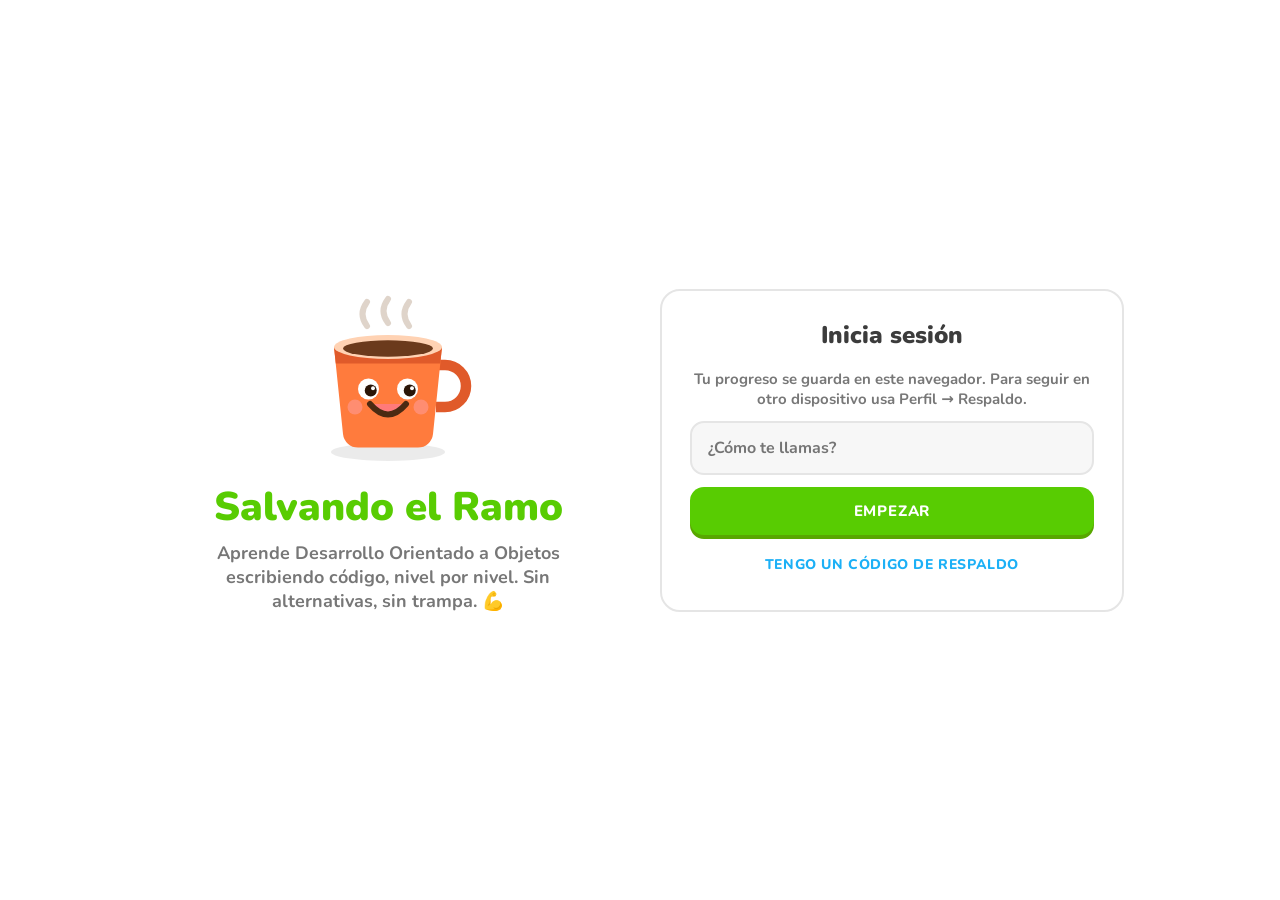
<file: index.html>
<!doctype html>
<html lang="es">
<head>
  <meta charset="utf-8">
  <meta name="viewport" content="width=device-width, initial-scale=1, viewport-fit=cover">
  <title>Salvando el Ramo</title>
  <meta name="description" content="Aprende Desarrollo Orientado a Objetos escribiendo código, nivel por nivel.">
  <meta name="theme-color" content="#58cc02">
  <link rel="icon" href="data:image/svg+xml,%3Csvg xmlns='http://www.w3.org/2000/svg' viewBox='0 0 100 100'%3E%3Ctext y='.9em' font-size='90'%3E%E2%98%95%3C/text%3E%3C/svg%3E">
  <link rel="preconnect" href="https://fonts.googleapis.com">
  <link rel="preconnect" href="https://fonts.gstatic.com" crossorigin>
  <link href="https://fonts.googleapis.com/css2?family=Nunito:wght@500;700;800;900&family=JetBrains+Mono:wght@400;600&display=swap" rel="stylesheet">
  <link rel="stylesheet" href="css/styles.css">
</head>
<body>
  <div id="app">
    <div class="boot">
      <div class="boot-cup">☕</div>
      <p>Cargando…</p>
    </div>
  </div>
  <div id="modal-root"></div>
  <canvas id="confetti" aria-hidden="true"></canvas>
  <script type="module" src="js/app.js"></script>
</body>
</html>
</file>
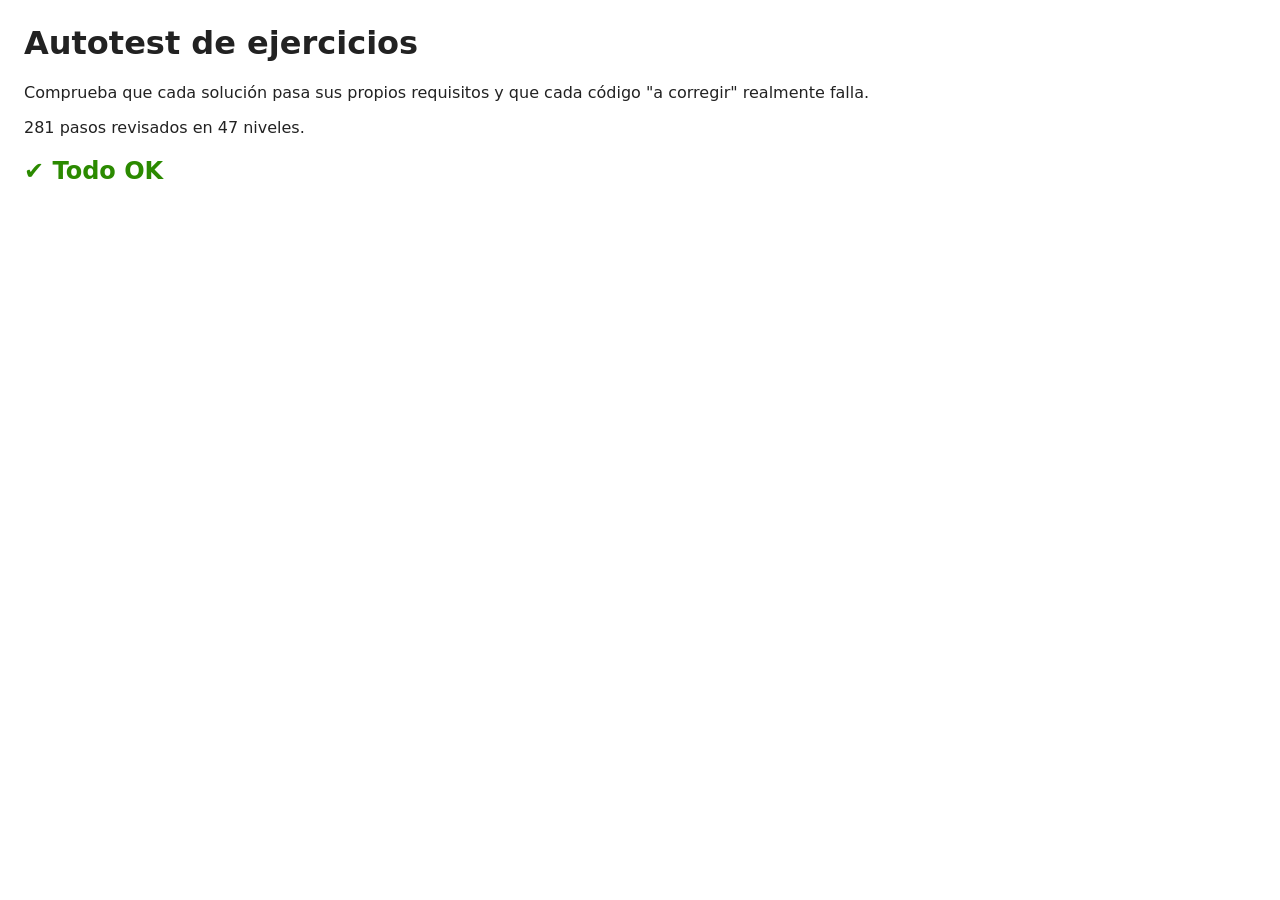
<file: tests/selftest.html>
<!doctype html>
<html lang="es">
<head>
  <meta charset="utf-8">
  <title>Autotest de ejercicios</title>
  <style>
    body { font-family: system-ui, sans-serif; margin: 24px; background: #fff; color: #222; }
    .ok { color: #2b8a00; } .bad { color: #c00; }
    pre { background: #f4f4f4; padding: 8px; white-space: pre-wrap; }
  </style>
</head>
<body>
  <h1>Autotest de ejercicios</h1>
  <p>Comprueba que cada solución pasa sus propios requisitos y que cada código "a corregir" realmente falla.</p>
  <div id="out">Ejecutando…</div>
  <script type="module">
    import { COURSES } from '../js/courses.js';
    import { runChecks, bracketProblem, sameToken, esc } from '../js/code.js';
    import { hintsFor } from '../js/hints.js';
    import { checkMission, planInfo } from '../js/plan.js';
    import { MEMOS } from '../js/content/poo-memo.js';
    import { annotate } from '../js/glossary.js';
    import { checkIdeas } from '../js/code.js';
    import { recordResults, dueSteps } from '../js/srs.js';

    const problems = [];
    let count = 0;
    for (const course of COURSES) {
      for (const level of course.levels) {
        for (const s of level.steps) {
          count++;
          const where = `${level.id} · ${level.title} · ${s.t} · ${(s.prompt || s.title || '').slice(0, 70)}`;
          if (['write', 'fix', 'line'].includes(s.t)) {
            if (!s.solution) { problems.push([where, 'sin solución']); continue; }
            const br = s.t !== 'line' && bracketProblem(s.solution);
            if (br) problems.push([where, 'solución desbalanceada: ' + br]);
            const failed = runChecks(s.solution, s.checks).filter((r) => !r.ok);
            if (failed.length) problems.push([where, 'la solución no pasa: ' + failed.map((f) => f.label).join(' | ')]);
            if (s.starter && runChecks(s.starter, s.checks).every((r) => r.ok)) problems.push([where, 'el código inicial ya pasa todos los requisitos']);
          }
          if (s.t === 'fill') {
            const blanks = [...s.code.matchAll(/\[\[(.+?)\]\]/g)];
            if (!blanks.length) problems.push([where, 'fill sin espacios']);
            blanks.forEach((b) => b[1].split('|').forEach((a) => { if (!sameToken(a, a) || !a.trim()) problems.push([where, 'respuesta vacía']); }));
          }
          if (s.t === 'output' && !s.answer) problems.push([where, 'output sin respuesta']);
          if (s.t === 'explain') {
            const got = checkIdeas(s.model, s.ideas);
            const need = s.min || s.ideas.length;
            if (got.filter((g) => g.ok).length < need) problems.push([where, 'la respuesta modelo no pasa: ' + got.filter((g) => !g.ok).map((g) => g.label).join(' | ')]);
            if (checkIdeas('no se, algo de java con clases y cosas varias', s.ideas).filter((g) => g.ok).length >= need) problems.push([where, 'acepta una respuesta vacía de contenido']);
          }
          if (s.t !== 'teoria') {
            try {
              const hs = hintsFor(s);
              if (hs.length < 2) problems.push([where, `solo ${hs.length} pista(s)`]);
              // A hint must never be the full solution.
              if (s.solution && hs.some((h) => h.html.includes(esc(s.solution)))) problems.push([where, 'una pista muestra la solución completa']);
            } catch (e) { problems.push([where, 'pistas fallan: ' + e.message]); }
          }
        }
      }
      for (const u of course.units) {
        const m = u.mision;
        if (!m) { if (u.inExam) problems.push([u.title, 'unidad de la prueba sin misión']); continue; }
        if (Array.isArray(m.expect)) {
          const sample = m.expect.map((e) => (e instanceof RegExp ? (e.source.includes('Guardado') ? 'Guardado: Ana' : 'Error: algo') : e)).join('\n');
          const err = checkMission(m, 'basura previa\n' + sample + '\nfin');
          if (err) problems.push([`misión ${u.title}`, 'la salida esperada no valida: ' + err]);
          if (!checkMission(m, 'nada que ver')) problems.push([`misión ${u.title}`, 'valida cualquier cosa']);
        }
      }
      const json = '[{"id":1,"nombre":"Ana","correo":"a@a.cl","edad":20},{"id":2,"nombre":"Luis","correo":"l@l.cl","edad":22}]';
      const jm = course.units.find((u) => u.mision && u.mision.expect === 'json');
      if (jm && checkMission(jm.mision, json)) problems.push(['misión JSON', 'no acepta un JSON válido']);
      if (!course.exam || course.exam.levels.length < 30) problems.push(['plan', 'la prueba no tiene niveles']);
      const info = planInfo(course, { levels: {}, missions: {} }, '2026-10-22');
      const planned = info.days.reduce((n, d) => n + d.items.filter((i) => i.type === 'level' || i.type === 'mision').length, 0);
      if (planned !== info.remaining) problems.push(['plan', `planifica ${planned} de ${info.remaining} pasos`]);
      if (course.material.some((m) => !m.levels.length || m.levels.some((l) => !l))) problems.push(['material', 'referencia a nivel inexistente']);
      const ids = new Set(course.levels.map((l) => l.id));
      Object.keys(MEMOS).forEach((k) => { if (!ids.has(k)) problems.push(['memo', `clave inexistente ${k}`]); });
      course.levels.forEach((l) => {
        if (l.unit.key && l.index > 0) return;
        const card = l.steps.find((s) => s.t === 'teoria');
        if (!card || !card.parts.some((p) => p && p.memo)) problems.push([l.id + ' · ' + l.title, 'nivel sin "Para recordar"']);
      });
      course.units.forEach((u) => { if (!u.links.length) problems.push([u.title, 'unidad sin recursos']); });
      // Spaced repetition: right → later, wrong → tomorrow, due list works.
      const sp = { levels: {} };
      const [a, b] = course.levels[0].steps.filter((x) => x.t !== 'teoria');
      recordResults(sp, [{ id: a.id, ok: true }, { id: b.id, ok: false }], '2026-10-22');
      recordResults(sp, [{ id: a.id, ok: true }], '2026-10-23');
      if (sp.srs[a.id].box !== 2 || sp.srs[a.id].due !== '2026-10-25' || sp.srs[b.id].due !== '2026-10-23' || sp.srs[b.id].wrong !== 1) problems.push(['srs', JSON.stringify(sp.srs)]);
      if (dueSteps(course, sp, '2026-10-23').map((x) => x.id).join() !== b.id) problems.push(['srs', 'dueSteps incorrecto']);
      if (course.levels.filter((l) => l.steps.some((x) => x.t === 'explain')).length < 15) problems.push(['explica', 'faltan ejercicios de explicación']);
      // The glossary must find terms in normal text and never inside code blocks.
      const probe = document.createElement('div');
      probe.innerHTML = '<p>El constructor de la clase usa this.</p><pre class="code">class constructor</pre>';
      const found = annotate(probe).map((g) => g.t);
      if (!found.includes('constructor') || !found.includes('clase') || probe.querySelector('pre .term')) problems.push(['glosario', 'anota mal: ' + found.join(',')]);
    }
    const out = document.getElementById('out');
    out.innerHTML = `<p>${count} pasos revisados en ${COURSES[0].levels.length} niveles.</p>` + (problems.length
      ? `<h2 class="bad">${problems.length} problemas</h2>` + problems.map(([w, m]) => `<pre class="bad">${esc(w)}\n→ ${esc(m)}</pre>`).join('')
      : '<h2 class="ok">✔ Todo OK</h2>');
    window.__selftest = { count, problems };
  </script>
</body>
</html>
</file>
<file: css/styles.css>
/* ============ Tokens ============ */
:root {
  --bg: #ffffff;
  --bg-soft: #f7f7f7;
  --card: #ffffff;
  --text: #3c3c3c;
  --text-soft: #777777;
  --border: #e5e5e5;
  --border-strong: #d0d0d0;

  --green: #58cc02;  --green-dark: #58a700; --green-soft: #d7ffb8;
  --blue: #1cb0f6;   --blue-dark: #1899d6;  --blue-soft: #ddf4ff;
  --red: #ff4b4b;    --red-dark: #ea2b2b;   --red-soft: #ffdfe0;
  --yellow: #ffc800; --yellow-dark: #e5a400; --yellow-soft: #fff5d3;
  --orange: #ff9600; --orange-dark: #e08600;
  --purple: #ce82ff; --purple-dark: #a568cc;
  --gray-node: #e5e5e5; --gray-node-dark: #b7b7b7;
  --ok-text: #58a700; --bad-text: #ea2b2b; --warn-text: #8a6500;

  --code-bg: #1e2a32;
  --code-text: #e6edf3;
  --code-kw: #ff7ab2;
  --code-type: #6bdfff;
  --code-str: #ffd479;
  --code-num: #d9c97c;
  --code-com: #7f8c98;
  --code-ann: #b0f26d;
  --code-fn: #8fd3ff;

  --radius: 16px;
  --font: "Nunito", system-ui, -apple-system, "Segoe UI", sans-serif;
  --mono: "JetBrains Mono", ui-monospace, Consolas, monospace;
  color-scheme: light;
}

@media (prefers-color-scheme: dark) {
  :root:not([data-theme="light"]) {
    --bg: #131f24; --bg-soft: #1a2a31; --card: #131f24;
    --text: #f1f7fb; --text-soft: #9aa9b1; --border: #37464f; --border-strong: #4b5c66;
    --green-soft: #1f3a12; --blue-soft: #102f40; --red-soft: #3d1a1c; --yellow-soft: #3a3014;
    --gray-node: #37464f; --gray-node-dark: #26343b;
    --ok-text: #79d634; --bad-text: #ff7676; --warn-text: #ffd666;
    --code-bg: #0d171c;
    color-scheme: dark;
  }
}
:root[data-theme="dark"] {
  --bg: #131f24; --bg-soft: #1a2a31; --card: #131f24;
  --text: #f1f7fb; --text-soft: #9aa9b1; --border: #37464f; --border-strong: #4b5c66;
  --green-soft: #1f3a12; --blue-soft: #102f40; --red-soft: #3d1a1c; --yellow-soft: #3a3014;
  --gray-node: #37464f; --gray-node-dark: #26343b;
  --ok-text: #79d634; --bad-text: #ff7676; --warn-text: #ffd666;
  --code-bg: #0d171c;
  color-scheme: dark;
}

/* ============ Base ============ */
* { box-sizing: border-box; }
html, body { margin: 0; height: 100%; }
body {
  font-family: var(--font);
  background: var(--bg);
  color: var(--text);
  font-weight: 700;
  -webkit-font-smoothing: antialiased;
  overflow-x: hidden;
}
button { font-family: inherit; }
input, textarea { font-family: inherit; color: inherit; }
a { color: var(--blue); }
h1, h2, h3 { margin: 0; font-weight: 900; }
code, pre { font-family: var(--mono); }
.hidden { display: none !important; }

.boot { min-height: 100vh; display: grid; place-content: center; text-align: center; color: var(--text-soft); }
.boot-cup { font-size: 64px; animation: bob 1.2s ease-in-out infinite; }

@keyframes bob { 0%,100% { transform: translateY(0); } 50% { transform: translateY(-10px); } }
@keyframes pop { 0% { transform: scale(.6); opacity: 0; } 70% { transform: scale(1.08); } 100% { transform: scale(1); opacity: 1; } }
@keyframes slideUp { from { transform: translateY(100%); } to { transform: translateY(0); } }
@keyframes shake { 0%,100% { transform: translateX(0); } 20%,60% { transform: translateX(-8px); } 40%,80% { transform: translateX(8px); } }
@keyframes fadeIn { from { opacity: 0; transform: translateY(8px); } to { opacity: 1; transform: none; } }

/* ============ Buttons ============ */
.btn {
  --c: var(--green); --cd: var(--green-dark); --fg: #fff;
  appearance: none; border: 0; cursor: pointer;
  background: var(--c); color: var(--fg);
  font-size: 15px; font-weight: 800; letter-spacing: .8px; text-transform: uppercase;
  padding: 13px 22px; border-radius: 14px;
  box-shadow: 0 4px 0 var(--cd);
  transition: filter .15s, transform .05s, box-shadow .05s;
  display: inline-flex; align-items: center; justify-content: center; gap: 8px;
  min-height: 48px;
}
.btn:hover { filter: brightness(1.06); }
.btn:active { transform: translateY(4px); box-shadow: 0 0 0 var(--cd); }
.btn:disabled { --c: var(--gray-node); --cd: var(--gray-node-dark); --fg: var(--text-soft); cursor: default; filter: none; }
.btn:disabled:active { transform: none; box-shadow: 0 4px 0 var(--cd); }
.btn.blue { --c: var(--blue); --cd: var(--blue-dark); }
.btn.red { --c: var(--red); --cd: var(--red-dark); }
.btn.yellow { --c: var(--yellow); --cd: var(--yellow-dark); --fg: #4b3a00; }
.btn.ghost {
  --c: var(--card); --cd: var(--border); --fg: var(--blue);
  border: 2px solid var(--border);
}
.btn.ghost.gray { --fg: var(--text-soft); }
.btn.block { width: 100%; }
.btn.small { min-height: 38px; padding: 8px 14px; font-size: 13px; border-radius: 12px; }

.link-btn {
  background: none; border: 0; color: var(--blue); cursor: pointer;
  font-weight: 800; font-size: 14px; text-transform: uppercase; letter-spacing: .6px; padding: 8px;
}

/* ============ Login ============ */
.login {
  min-height: 100vh; display: grid; grid-template-columns: 1fr 1fr; align-items: center;
  max-width: 1000px; margin: 0 auto; padding: 24px 16px; gap: 40px;
}
.login-hero { text-align: center; }
.login-hero h1 { font-size: 40px; color: var(--green); line-height: 1.1; margin: 12px 0; }
.login-hero p { color: var(--text-soft); font-size: 18px; margin: 0 auto; max-width: 380px; }
.login-hero .mascot { width: 180px; height: 180px; }
.login-card {
  border: 2px solid var(--border); border-radius: 20px; padding: 28px; background: var(--card);
  display: flex; flex-direction: column; gap: 12px;
}
.login-card h2 { font-size: 24px; text-align: center; margin-bottom: 6px; }
.field {
  width: 100%; border: 2px solid var(--border); background: var(--bg-soft);
  border-radius: 14px; padding: 14px 16px; font-size: 16px; font-weight: 700; outline: none;
}
.field:focus { border-color: var(--blue); }
.divider { display: flex; align-items: center; gap: 12px; color: var(--text-soft); font-size: 13px; text-transform: uppercase; }
.divider::before, .divider::after { content: ""; flex: 1; height: 2px; background: var(--border); }
.login-error { color: var(--red); font-size: 14px; text-align: center; min-height: 18px; }
.login-note {
  background: var(--yellow-soft); border: 2px solid var(--yellow); border-radius: 14px;
  padding: 10px 14px; font-size: 13px; color: var(--text); font-weight: 700;
}
.google-ico { width: 20px; height: 20px; }

/* ============ Shell layout ============ */
.shell { display: grid; grid-template-columns: 240px minmax(0, 1fr) 340px; min-height: 100vh; }
.sidebar {
  border-right: 2px solid var(--border); padding: 24px 14px; position: sticky; top: 0; height: 100vh;
  display: flex; flex-direction: column; gap: 6px;
}
.brand { font-size: 26px; font-weight: 900; color: var(--green); padding: 0 12px 18px; letter-spacing: -.5px; display: flex; align-items: center; gap: 8px; }
.nav-item {
  display: flex; align-items: center; gap: 14px; padding: 10px 14px; border-radius: 12px;
  border: 2px solid transparent; background: none; color: var(--text-soft); cursor: pointer;
  font-size: 15px; font-weight: 800; letter-spacing: .6px; text-transform: uppercase; text-align: left; width: 100%;
}
.nav-item .ico { font-size: 24px; width: 32px; text-align: center; }
.nav-item:hover { background: var(--bg-soft); }
.nav-item.active { color: var(--blue); background: var(--blue-soft); border-color: #84d8ff; }
.sidebar .spacer { flex: 1; }

.main { padding: 24px 24px 120px; min-width: 0; }
.rightbar { padding: 24px 24px; position: sticky; top: 0; height: 100vh; overflow-y: auto; display: flex; flex-direction: column; gap: 18px; }

.topstats { display: flex; justify-content: space-between; align-items: center; gap: 10px; }
.stat { display: flex; align-items: center; gap: 6px; font-weight: 800; font-size: 16px; padding: 6px 8px; border-radius: 10px; }
.stat .ico { font-size: 22px; }
.stat.streak { color: var(--orange); }
.stat.xp { color: var(--yellow-dark); }
.stat.subject { color: var(--text); border: 2px solid var(--border); background: var(--card); cursor: pointer; font-size: 13px; }
.stat.dim { filter: grayscale(1); opacity: .5; }

.panel { border: 2px solid var(--border); border-radius: var(--radius); padding: 18px; background: var(--card); }
.panel h3 { font-size: 18px; margin-bottom: 12px; display: flex; justify-content: space-between; align-items: center; }
.panel p { margin: 0; color: var(--text-soft); font-size: 14px; }

.goal-row { display: flex; align-items: center; gap: 12px; }
.goal-row .ico { font-size: 34px; }
.bar { flex: 1; height: 16px; background: var(--border); border-radius: 99px; overflow: hidden; position: relative; }
.bar > span { display: block; height: 100%; background: var(--yellow); border-radius: 99px; transition: width .4s; position: relative; }
.bar > span::after { content: ""; position: absolute; left: 8px; right: 8px; top: 3px; height: 4px; border-radius: 99px; background: rgba(255,255,255,.35); }
.bar-label { font-size: 13px; color: var(--text-soft); margin-top: 6px; }

.mobile-top, .bottom-nav { display: none; }

/* ============ Units & path ============ */
.path-wrap { max-width: 600px; margin: 0 auto; }
.unit { margin-bottom: 30px; }
.unit-banner {
  --uc: var(--green); --ucd: var(--green-dark);
  background: var(--uc); color: #fff; border-radius: var(--radius); padding: 16px 18px;
  display: flex; justify-content: space-between; align-items: center; gap: 12px;
  box-shadow: 0 4px 0 var(--ucd); position: sticky; top: 12px; z-index: 5;
}
.unit-banner .kicker { font-size: 13px; text-transform: uppercase; letter-spacing: 1px; opacity: .85; font-weight: 800; }
.unit-banner h2 { font-size: 21px; line-height: 1.2; }
.unit-banner .desc { font-size: 14px; opacity: .92; font-weight: 700; margin-top: 2px; }
.unit-banner .unit-actions { display: flex; gap: 8px; flex-shrink: 0; }
.unit-btn {
  background: transparent; color: #fff; border: 2px solid rgba(255,255,255,.45); border-radius: 12px;
  padding: 8px 12px; font-weight: 800; font-size: 13px; cursor: pointer; text-transform: uppercase; letter-spacing: .5px;
  box-shadow: 0 3px 0 rgba(0,0,0,.18);
}
.unit-btn:hover { background: rgba(255,255,255,.12); }

.path { position: relative; display: flex; flex-direction: column; align-items: center; padding: 50px 0 10px; gap: 22px; }
.node-wrap { position: relative; display: flex; flex-direction: column; align-items: center; z-index: 1; }
.node-wrap.open { z-index: 15; }
.node-wrap.is-current { margin-top: 44px; }
.node .check { color: #fff; font-size: 38px; font-weight: 900; line-height: 1; text-shadow: 0 2px 0 rgba(0,0,0,.12); }
.node {
  --nc: var(--green); --ncd: var(--green-dark);
  width: 74px; height: 70px; border-radius: 50%; border: 0; cursor: pointer;
  background: var(--nc); box-shadow: 0 7px 0 var(--ncd);
  display: grid; place-items: center; font-size: 30px; position: relative;
  transition: transform .08s, box-shadow .08s;
}
.node:active { transform: translateY(6px); box-shadow: 0 1px 0 var(--ncd); }
.node.locked { --nc: var(--gray-node); --ncd: var(--gray-node-dark); filter: saturate(0); }
.node.locked .node-ico { opacity: .45; }
.node.done { --nc: var(--yellow); --ncd: var(--yellow-dark); }
.node.boss { width: 86px; height: 80px; font-size: 36px; }
.node.current::before {
  content: ""; position: absolute; inset: -11px; border-radius: 50%;
  border: 7px solid var(--border); border-top-color: var(--nc); border-right-color: var(--nc);
}
.node-stars { display: flex; gap: 2px; margin-top: 12px; font-size: 14px; height: 16px; }
.node-stars .off { filter: grayscale(1); opacity: .3; }
.start-bubble {
  position: absolute; top: -48px; white-space: nowrap; background: var(--card); color: var(--green);
  border: 2px solid var(--border); padding: 7px 12px; border-radius: 12px; font-weight: 900; font-size: 14px;
  text-transform: uppercase; letter-spacing: .6px; animation: bob 1.6s ease-in-out infinite; z-index: 2;
}
.start-bubble::after {
  content: ""; position: absolute; bottom: -8px; left: 50%; transform: translateX(-50%) rotate(45deg);
  width: 12px; height: 12px; background: var(--card); border-right: 2px solid var(--border); border-bottom: 2px solid var(--border);
}
.path-mascot { position: absolute; width: 110px; height: 110px; opacity: .95; pointer-events: none; z-index: 0; }

/* Popover when clicking a node */
.popover {
  position: absolute; top: calc(100% + 34px); left: 50%; transform: translateX(-50%);
  width: 290px; background: var(--uc, var(--green)); color: #fff; border-radius: 16px; padding: 16px; z-index: 20;
  animation: pop .18s ease-out; box-shadow: 0 10px 30px rgba(0,0,0,.15);
}
.popover.locked { background: var(--bg-soft); color: var(--text-soft); border: 2px solid var(--border); }
.popover::before {
  content: ""; position: absolute; top: -8px; left: 50%; transform: translateX(-50%) rotate(45deg);
  width: 16px; height: 16px; background: inherit; border-left: inherit; border-top: inherit;
}
.popover h4 { margin: 0 0 4px; font-size: 18px; font-weight: 900; }
.popover p { margin: 0 0 12px; font-size: 14px; opacity: .95; }
.popover .btn { --c: #fff; --cd: rgba(0,0,0,.2); --fg: var(--uc, var(--green)); width: 100%; }
.popover.locked .btn { --c: var(--gray-node); --cd: var(--gray-node-dark); --fg: var(--text-soft); }

/* ============ Subjects ============ */
.page-title { font-size: 28px; margin-bottom: 6px; }
.page-sub { color: var(--text-soft); margin: 0 0 22px; font-size: 16px; }
.subjects { display: grid; grid-template-columns: repeat(auto-fill, minmax(230px, 1fr)); gap: 16px; }
.subject-card {
  border: 2px solid var(--border); border-radius: 18px; overflow: hidden; background: var(--card);
  box-shadow: 0 4px 0 var(--border); cursor: pointer; text-align: left; padding: 0; color: inherit;
}
.subject-card:active { transform: translateY(3px); box-shadow: 0 1px 0 var(--border); }
.subject-card .cover { height: 92px; display: grid; place-items: center; font-size: 46px; }
.subject-card .body { padding: 14px 16px 16px; }
.subject-card .code { font-size: 12px; color: var(--text-soft); letter-spacing: .5px; }
.subject-card h3 { font-size: 17px; margin: 4px 0 10px; line-height: 1.25; }
.subject-card.soon { cursor: default; opacity: .65; }
.pill { display: inline-block; font-size: 12px; padding: 3px 10px; border-radius: 99px; background: var(--bg-soft); border: 2px solid var(--border); color: var(--text-soft); text-transform: uppercase; letter-spacing: .5px; }
.pill.green { background: var(--green-soft); border-color: var(--green); color: var(--green-dark); }

/* ============ Profile ============ */
.profile-head { display: flex; gap: 18px; align-items: center; padding-bottom: 22px; border-bottom: 2px solid var(--border); margin-bottom: 22px; }
.avatar { width: 84px; height: 84px; border-radius: 50%; background: var(--blue); color: #fff; font-size: 38px; display: grid; place-items: center; font-weight: 900; flex-shrink: 0; overflow: hidden; }
.avatar img { width: 100%; height: 100%; object-fit: cover; }
.stats-grid { display: grid; grid-template-columns: repeat(2, 1fr); gap: 12px; margin-bottom: 26px; }
.stat-card { border: 2px solid var(--border); border-radius: 14px; padding: 12px 14px; display: flex; gap: 12px; align-items: center; }
.stat-card .ico { font-size: 28px; }
.stat-card b { font-size: 20px; display: block; }
.stat-card span { color: var(--text-soft); font-size: 13px; }
.badges { display: grid; grid-template-columns: repeat(auto-fill, minmax(150px, 1fr)); gap: 12px; }
.badge { border: 2px solid var(--border); border-radius: 14px; padding: 14px; text-align: center; }
.badge .ico { font-size: 38px; }
.badge b { display: block; font-size: 14px; margin-top: 6px; }
.badge span { font-size: 12px; color: var(--text-soft); }
.badge.off { opacity: .4; filter: grayscale(1); }
.settings-row { display: flex; justify-content: space-between; align-items: center; padding: 12px 0; border-bottom: 2px solid var(--border); gap: 12px; }
.toggle { width: 52px; height: 30px; border-radius: 99px; background: var(--border); border: 0; position: relative; cursor: pointer; flex-shrink: 0; }
.toggle::after { content: ""; position: absolute; top: 3px; left: 3px; width: 24px; height: 24px; border-radius: 50%; background: #fff; transition: transform .15s; box-shadow: 0 1px 3px rgba(0,0,0,.2); }
.toggle.on { background: var(--green); }
.toggle.on::after { transform: translateX(22px); }

/* ============ Lesson ============ */
.lesson { position: fixed; inset: 0; background: var(--bg); z-index: 50; display: flex; flex-direction: column; }
.lesson-top { display: flex; align-items: center; gap: 16px; padding: 22px 24px 10px; max-width: 1000px; width: 100%; margin: 0 auto; }
.icon-btn { background: none; border: 0; cursor: pointer; font-size: 26px; color: var(--text-soft); padding: 4px 8px; line-height: 1; border-radius: 10px; }
.icon-btn:hover { background: var(--bg-soft); }
.lesson-top .bar { height: 18px; }
.lesson-top .bar > span { background: var(--green); }
.hearts { display: flex; align-items: center; gap: 6px; color: var(--red); font-size: 18px; font-weight: 900; }
.hearts .heart { font-size: 26px; }
.hearts.hit .heart { animation: shake .4s; }
.combo { position: absolute; left: 50%; transform: translateX(-50%); top: 64px; color: var(--orange); font-weight: 900; font-size: 15px; letter-spacing: .5px; animation: pop .3s; white-space: nowrap; }

.lesson-body { flex: 1; overflow-y: auto; padding: 18px 24px 30px; }
.ex { max-width: 760px; margin: 0 auto; animation: fadeIn .25s ease-out; }
.ex-kind { display: inline-flex; align-items: center; gap: 8px; color: var(--purple-dark); font-size: 14px; font-weight: 900; text-transform: uppercase; letter-spacing: 1px; margin-bottom: 8px; }
.ex-kind.new { color: var(--orange); }
.ex h2 { font-size: 26px; line-height: 1.25; margin-bottom: 14px; }
.ex .prompt { font-size: 17px; line-height: 1.55; margin-bottom: 16px; font-weight: 700; }
.ex .prompt code, .theory code, .feedback code, .modal code, .checklist code {
  background: var(--bg-soft); border: 1px solid var(--border); border-radius: 6px; padding: 1px 6px; font-size: .9em;
}
.ex .prompt ul { margin: 8px 0 0; padding-left: 22px; }
.ex .prompt li { margin: 4px 0; }

.speech { display: flex; gap: 14px; align-items: flex-end; margin-bottom: 18px; }
.speech .mascot { width: 92px; height: 92px; flex-shrink: 0; }
.speech .bubble {
  position: relative; border: 2px solid var(--border); border-radius: 16px; padding: 14px 16px; font-size: 16px; line-height: 1.5;
  background: var(--card);
}
.speech .bubble::before {
  content: ""; position: absolute; left: -9px; bottom: 22px; width: 14px; height: 14px; background: var(--card);
  border-left: 2px solid var(--border); border-bottom: 2px solid var(--border); transform: rotate(45deg);
}

/* Theory card */
.theory { border: 2px solid var(--border); border-radius: var(--radius); padding: 20px 22px; line-height: 1.6; font-size: 16px; }
.theory p { margin: 0 0 12px; }
.theory ul { margin: 0 0 12px; padding-left: 22px; }
.theory li { margin: 4px 0; }
.theory table { border-collapse: collapse; width: 100%; margin: 6px 0 14px; font-size: 14px; display: block; overflow-x: auto; }
.theory td code { white-space: nowrap; }
.theory th, .theory td { border: 2px solid var(--border); padding: 7px 10px; text-align: left; }
.theory th { background: var(--bg-soft); }
.theory .tip { background: var(--blue-soft); border-radius: 12px; padding: 10px 14px; margin: 10px 0; }
.theory .warn { background: var(--yellow-soft); border-radius: 12px; padding: 10px 14px; margin: 10px 0; }

/* Code blocks */
.code {
  background: var(--code-bg); color: var(--code-text); border-radius: 14px; padding: 16px 18px;
  font-family: var(--mono); font-size: 14.5px; line-height: 1.65; overflow-x: auto; white-space: pre; margin: 0 0 14px;
  tab-size: 4;
}
.code .ln { color: #4d5b66; user-select: none; display: inline-block; width: 2.2em; }
.tk-kw { color: var(--code-kw); font-weight: 600; }
.tk-type { color: var(--code-type); }
.tk-str { color: var(--code-str); }
.tk-num { color: var(--code-num); }
.tk-com { color: var(--code-com); font-style: italic; }
.tk-ann { color: var(--code-ann); }
.tk-fn { color: var(--code-fn); }
.tk-tag { color: var(--code-kw); }
.tk-attr { color: var(--code-type); }

.blank {
  font-family: var(--mono); font-size: 14.5px; background: rgba(255,255,255,.08); color: #fff;
  border: 0; border-bottom: 3px solid var(--blue); border-radius: 6px 6px 2px 2px; padding: 1px 6px; outline: none;
  min-width: 3ch; text-align: center; transition: border-color .15s, background .15s;
}
.blank:focus { background: rgba(28,176,246,.18); }
.blank.ok { border-bottom-color: var(--green); background: rgba(88,204,2,.18); }
.blank.bad { border-bottom-color: var(--red); background: rgba(255,75,75,.2); }

/* Editor */
.editor {
  position: relative; background: var(--code-bg); border-radius: 14px; border: 3px solid transparent;
  font-family: var(--mono); font-size: 14.5px; line-height: 1.65; margin-bottom: 12px; transition: border-color .15s;
}
.editor:focus-within { border-color: var(--blue); }
.editor.ok { border-color: var(--green); }
.editor.bad { border-color: var(--red); }
.editor .gutter {
  position: absolute; left: 0; top: 0; bottom: 0; width: 44px; padding: 14px 0; text-align: right; color: #4d5b66;
  user-select: none; overflow: hidden; border-right: 1px solid rgba(255,255,255,.06);
}
.editor .gutter div { padding-right: 10px; }
.editor .layer {
  margin: 0; padding: 14px 16px 14px 58px; white-space: pre; overflow: hidden; tab-size: 4;
  font: inherit; line-height: inherit; letter-spacing: 0; word-wrap: normal; min-height: 140px;
}
.editor pre.layer { color: var(--code-text); pointer-events: none; position: absolute; inset: 0; }
.editor textarea.layer {
  position: relative; display: block; width: 100%; resize: none; border: 0; outline: none; background: transparent;
  color: transparent; caret-color: #fff; overflow-x: auto; overflow-y: hidden;
}
.editor textarea.layer::selection { background: rgba(28,176,246,.35); color: transparent; }
.editor-tools { display: flex; gap: 8px; flex-wrap: wrap; margin-bottom: 12px; align-items: center; }
.kbd { font-size: 12px; color: var(--text-soft); }
.chip {
  border: 2px solid var(--border); background: var(--card); color: var(--text); border-radius: 10px; padding: 5px 10px;
  font-family: var(--mono); font-size: 13px; cursor: pointer; box-shadow: 0 2px 0 var(--border);
}
.chip:active { transform: translateY(2px); box-shadow: none; }

.answer-box {
  width: 100%; min-height: 110px; background: var(--bg-soft); border: 2px solid var(--border); border-radius: 14px;
  padding: 14px 16px; font-family: var(--mono); font-size: 15px; line-height: 1.6; resize: vertical; outline: none;
}
.answer-box:focus { border-color: var(--blue); }
.answer-box.ok { border-color: var(--green); }
.answer-box.bad { border-color: var(--red); }
.oneline {
  width: 100%; background: var(--code-bg); color: var(--code-text); border: 3px solid transparent; border-radius: 14px;
  padding: 16px 18px; font-family: var(--mono); font-size: 15.5px; outline: none;
}
.oneline:focus { border-color: var(--blue); }

.checklist { list-style: none; padding: 0; margin: 10px 0 0; display: grid; gap: 6px; }
.checklist li { display: flex; gap: 10px; align-items: flex-start; font-size: 15px; line-height: 1.4; }
.checklist .mark { flex-shrink: 0; width: 22px; height: 22px; border-radius: 50%; display: grid; place-items: center; font-size: 13px; background: var(--border); color: var(--text-soft); margin-top: 1px; }
.checklist li.ok .mark { background: var(--green); color: #fff; }
.checklist li.bad .mark { background: var(--red); color: #fff; }
.hint-box { margin-top: 10px; background: var(--yellow-soft); border: 2px solid var(--yellow); border-radius: 14px; padding: 12px 14px; font-size: 15px; line-height: 1.5; animation: fadeIn .2s; }
.hint-box > b { display: block; margin-bottom: 6px; }
.hint-box .code { margin: 8px 0 0; font-size: 13.5px; }
.hint-box ol, .hint-box ul { margin: 4px 0 0; }
.hint-box .checklist .mark { background: var(--yellow); color: #4b3a00; }
.hint-area { margin-top: 14px; }
.hint-box table th, .hint-box table td { border: 1px solid var(--border-strong); padding: 3px 8px; text-align: left; }
.bubble .hint-box { margin-top: 10px; font-size: 14.5px; }
.hint-area .link-btn { padding-left: 0; }

/* ============ Plan / countdown ============ */
.countdown {
  display: flex; align-items: center; gap: 14px; border: 2px solid var(--border); border-radius: var(--radius);
  padding: 14px 16px; margin: 0 auto 22px; max-width: 600px; background: var(--card); cursor: pointer; text-align: left; width: 100%;
  color: inherit; font: inherit; box-shadow: 0 4px 0 var(--border);
}
.countdown:active { transform: translateY(3px); box-shadow: 0 1px 0 var(--border); }
.countdown .big { font-size: 34px; font-weight: 900; color: var(--orange); line-height: 1; text-align: center; min-width: 58px; }
.countdown .big small { display: block; font-size: 11px; color: var(--text-soft); letter-spacing: .5px; text-transform: uppercase; margin-top: 4px; }
.countdown .info { flex: 1; min-width: 0; }
.countdown .info b { font-size: 16px; }
.countdown .info p { margin: 2px 0 8px; color: var(--text-soft); font-size: 14px; }
.status-pill { display: inline-block; font-size: 12px; font-weight: 900; padding: 2px 10px; border-radius: 99px; text-transform: uppercase; letter-spacing: .5px; }
.status-pill.ok { background: var(--green-soft); color: var(--ok-text); }
.status-pill.late { background: var(--red-soft); color: var(--bad-text); }
.status-pill.done { background: var(--yellow-soft); color: var(--warn-text); }

.day-list { display: grid; gap: 10px; }
.day { border: 2px solid var(--border); border-radius: 14px; padding: 12px 14px; display: flex; gap: 14px; }
.day.today { border-color: var(--blue); background: var(--blue-soft); }
.day.exam { border-color: var(--orange); }
.day .date { min-width: 64px; text-align: center; font-weight: 900; }
.day .date .d { font-size: 24px; line-height: 1; }
.day .date .m { font-size: 12px; color: var(--text-soft); text-transform: uppercase; }
.day ul { margin: 0; padding-left: 18px; font-size: 14px; }
.day li.done { color: var(--text-soft); text-decoration: line-through; }
.material { display: grid; gap: 8px; }
.material-row { display: flex; align-items: center; gap: 12px; font-size: 14px; }
.material-row .name { flex: 1; min-width: 0; }
.material-row .bar { flex: 0 0 110px; height: 12px; }
.material-row .bar > span { background: var(--green); }
.material-row .pct { width: 42px; text-align: right; color: var(--text-soft); }

/* ============ Missions ============ */
.node.mission { --nc: #8b5cf6; --ncd: #6d3fd8; border-radius: 22px; }
.node.mission.locked { --nc: var(--gray-node); --ncd: var(--gray-node-dark); }
.node.mission.done { --nc: var(--yellow); --ncd: var(--yellow-dark); }
.mission-steps { list-style: none; padding: 0; margin: 12px 0; display: grid; gap: 8px; }
.mission-steps li { display: flex; gap: 10px; align-items: flex-start; font-size: 15px; line-height: 1.5; }
.mission-steps input { width: 22px; height: 22px; margin-top: 2px; accent-color: var(--green); flex-shrink: 0; }
.file-head { display: flex; justify-content: space-between; align-items: center; margin: 14px 0 6px; font-family: var(--mono); font-size: 14px; }
.coach { display: flex; gap: 12px; align-items: flex-start; }
.coach .mascot { width: 64px; height: 64px; flex-shrink: 0; }
.coach p { margin: 0 0 8px; }
.coach ul { margin: 0; padding-left: 18px; font-size: 14px; color: var(--text-soft); }
.coach li { margin: 3px 0; }

/* Footer / feedback */
.lesson-foot { border-top: 2px solid var(--border); padding: 20px 24px; transition: background .2s; }
.lesson-foot .inner { max-width: 1000px; margin: 0 auto; display: flex; align-items: center; justify-content: space-between; gap: 16px; }
.lesson-foot.fs-ok { background: var(--green-soft); border-top-color: transparent; }
.lesson-foot.fs-bad, .lesson-foot.fs-solution { background: var(--red-soft); border-top-color: transparent; }
.lesson-foot.fs-warn { background: var(--yellow-soft); border-top-color: transparent; }
.feedback { display: flex; gap: 16px; align-items: flex-start; flex: 1; min-width: 0; animation: fadeIn .2s; }
.feedback .fb-ico { width: 64px; height: 64px; border-radius: 50%; background: var(--card); display: grid; place-items: center; font-size: 34px; flex-shrink: 0; }
.feedback h3 { font-size: 22px; margin-bottom: 4px; }
.feedback .fb-text { font-size: 15px; line-height: 1.45; max-height: 32vh; overflow-y: auto; }
.lesson-foot.fs-ok h3, .lesson-foot.fs-ok .fb-text { color: var(--ok-text); }
.lesson-foot.fs-bad h3, .lesson-foot.fs-bad .fb-text,
.lesson-foot.fs-solution h3, .lesson-foot.fs-solution .fb-text { color: var(--bad-text); }
.lesson-foot.fs-warn h3, .lesson-foot.fs-warn .fb-text { color: var(--warn-text); }
.feedback .code { font-size: 13px; margin: 8px 0 0; max-height: 26vh; overflow: auto; }
.foot-actions { display: flex; gap: 12px; flex-shrink: 0; }
.foot-actions .btn { min-width: 150px; }

/* Results */
.result { max-width: 520px; margin: 0 auto; text-align: center; padding: 30px 16px; display: flex; flex-direction: column; align-items: center; gap: 16px; animation: pop .35s; }
.result .mascot { width: 170px; height: 170px; }
.result h1 { font-size: 32px; color: var(--yellow-dark); }
.result.fail h1 { color: var(--red); }
.result-stars { font-size: 46px; letter-spacing: 6px; }
.result-stars .off { filter: grayscale(1); opacity: .25; }
.result-cards { display: flex; gap: 12px; width: 100%; }
.rcard { flex: 1; border: 2px solid var(--c, var(--yellow)); border-radius: 16px; overflow: hidden; }
.rcard .t { background: var(--c, var(--yellow)); color: #fff; font-size: 12px; font-weight: 900; text-transform: uppercase; letter-spacing: .8px; padding: 4px; }
.rcard .v { font-size: 22px; font-weight: 900; padding: 12px 6px; color: var(--c, var(--yellow)); }

/* Modal */
.modal-back { position: fixed; inset: 0; background: rgba(0,0,0,.45); z-index: 80; display: grid; place-items: center; padding: 16px; animation: fadeIn .15s; }
.modal { background: var(--card); border-radius: 20px; max-width: 760px; width: 100%; max-height: 88vh; overflow-y: auto; padding: 24px; position: relative; border: 2px solid var(--border); }
.modal h2 { font-size: 24px; margin-bottom: 4px; padding-right: 40px; }
.modal .close { position: absolute; top: 14px; right: 14px; }
.modal .guide-item { margin-top: 22px; }
.modal .guide-item h3 { font-size: 18px; margin-bottom: 8px; color: var(--blue-dark); }
.modal .theory { border: 0; padding: 0; }

#confetti { position: fixed; inset: 0; pointer-events: none; z-index: 100; width: 100%; height: 100%; }

.toast {
  position: fixed; bottom: 26px; left: 50%; transform: translateX(-50%); background: var(--text); color: var(--bg);
  padding: 12px 18px; border-radius: 14px; z-index: 120; font-weight: 800; animation: fadeIn .2s; max-width: calc(100% - 32px);
}

/* Mascot */
.mascot .cup { transform-origin: 50% 90%; }
.mascot.happy .cup { animation: bob 1.4s ease-in-out infinite; }
.mascot.sad .cup { transform: rotate(-4deg); }
.mascot .steam path { animation: steam 2.4s ease-in-out infinite; opacity: .6; }
.mascot .steam path:nth-child(2) { animation-delay: .6s; }
.mascot .steam path:nth-child(3) { animation-delay: 1.2s; }
@keyframes steam { 0% { transform: translateY(6px); opacity: 0; } 40% { opacity: .7; } 100% { transform: translateY(-8px); opacity: 0; } }

/* ============ Responsive ============ */
@media (max-width: 1150px) {
  .shell { grid-template-columns: 90px minmax(0, 1fr) 320px; }
  .sidebar .brand span, .nav-item .lbl { display: none; }
  .nav-item { justify-content: center; padding: 10px; }
  .brand { justify-content: center; padding: 0 0 18px; }
}
@media (max-width: 900px) {
  .shell { grid-template-columns: minmax(0, 1fr); }
  .sidebar, .rightbar { display: none; }
  .mobile-top {
    display: flex; position: sticky; top: 0; z-index: 30; background: var(--bg); border-bottom: 2px solid var(--border);
    padding: 10px 16px; justify-content: space-between; align-items: center; gap: 8px;
  }
  .bottom-nav {
    display: flex; position: fixed; bottom: 0; left: 0; right: 0; background: var(--bg); border-top: 2px solid var(--border);
    z-index: 30; justify-content: space-around; padding: 6px 4px calc(6px + env(safe-area-inset-bottom));
  }
  .bottom-nav .nav-item { flex-direction: column; gap: 0; padding: 6px; width: auto; border-radius: 12px; }
  .bottom-nav .nav-item .lbl { display: none; }
  .main { padding: 16px 16px 110px; }
  .unit-banner { top: 72px; }
  .login { grid-template-columns: 1fr; gap: 18px; }
  .login-hero .mascot { width: 120px; height: 120px; }
  .login-hero h1 { font-size: 32px; }
}
@media (max-width: 600px) {
  .unit-banner { flex-direction: column; align-items: flex-start; }
  .unit-banner .unit-actions { width: 100%; }
  .unit-banner .unit-btn { flex: 1; }
  .lesson-top { padding: 14px 16px 6px; gap: 10px; }
  .lesson-body { padding: 12px 16px 24px; }
  .ex h2 { font-size: 21px; }
  .ex .prompt { font-size: 16px; }
  .speech .mascot { width: 64px; height: 64px; }
  .lesson-foot { padding: 14px 16px calc(14px + env(safe-area-inset-bottom)); }
  .lesson-foot .inner { flex-direction: column; align-items: stretch; }
  .foot-actions { flex-direction: column-reverse; }
  .foot-actions .btn { width: 100%; }
  .feedback .fb-ico { display: none; }
  .code, .editor, .blank { font-size: 13px; }
  .editor .layer { padding-left: 50px; }
  .editor .gutter { width: 38px; }
  .stats-grid { grid-template-columns: 1fr 1fr; }
  .popover { width: 260px; }
  .result-cards { flex-direction: column; }
}

/* ============ Glossary ============ */
.term {
  text-decoration: underline dotted var(--blue); text-decoration-thickness: 2px; text-underline-offset: 3px;
  cursor: help; border-radius: 4px; outline: none;
}
.term:hover, .term:focus { background: var(--blue-soft); }
.gloss-tip {
  position: fixed; z-index: 200; display: none; background: var(--text); color: var(--bg);
  border-radius: 12px; padding: 10px 12px; font-size: 14px; line-height: 1.45; font-weight: 600;
  box-shadow: 0 8px 24px rgba(0,0,0,.25); pointer-events: none; animation: fadeIn .12s;
}
.gloss-tip b { display: block; font-size: 15px; font-weight: 900; margin-bottom: 2px; color: var(--yellow); }
.gloss-list { margin-top: 14px; border-top: 2px dashed var(--border); padding-top: 10px; font-size: 14px; }
.gloss-list summary { cursor: pointer; font-weight: 900; color: var(--text-soft); }
.gloss-list dl, .gloss-page { margin: 8px 0 0; display: grid; gap: 6px; }
.gloss-list dl div, .gloss-page div { display: grid; grid-template-columns: 150px 1fr; gap: 10px; }
.gloss-list dt, .gloss-page dt { font-weight: 900; color: var(--blue-dark); }
.gloss-list dd, .gloss-page dd { margin: 0; color: var(--text); font-weight: 600; }
.gloss-page div { border-bottom: 2px solid var(--border); padding: 10px 0; font-size: 15px; line-height: 1.5; }
@media (max-width: 600px) {
  .gloss-list dl div, .gloss-page div { grid-template-columns: 1fr; gap: 2px; }
}

/* ============ Memo (para recordar) ============ */
.memo {
  margin: 14px 0 4px; border: 2px solid var(--purple); border-radius: 16px; padding: 12px 16px;
  background: linear-gradient(135deg, rgba(206,130,255,.12), rgba(28,176,246,.08));
}
.memo-title { font-weight: 900; color: var(--purple-dark); text-transform: uppercase; letter-spacing: .8px; font-size: 13px; margin-bottom: 6px; }
.memo p { margin: 6px 0; }
.memo-key { background: var(--card); border-radius: 10px; padding: 8px 10px; }
.diagram { display: flex; flex-wrap: wrap; align-items: center; gap: 8px; margin: 10px 0; }
.dbox {
  display: inline-block; border: 2px solid var(--border-strong); background: var(--card); border-radius: 10px;
  padding: 6px 10px; font-size: 13.5px; text-align: center; line-height: 1.35; font-weight: 700;
}
.dbox.main { border-color: var(--blue); background: var(--blue-soft); }
.dbox.lock { border-color: var(--red); }
.darrow { color: var(--text-soft); font-weight: 900; font-size: 14px; }
.nest { border: 2px solid var(--border-strong); border-radius: 12px; padding: 8px 10px; margin: 6px 0 0; background: var(--card); font-size: 13.5px; }
.nest > span { font-weight: 900; }
.nest .nest { border-style: dashed; }
.nest .row { display: flex; gap: 8px; margin-top: 6px; flex-wrap: wrap; }

.tutor-btn {
  display: inline-block; margin: -6px 0 14px; font-size: 13px; font-weight: 900; color: var(--blue);
  text-decoration: none; text-transform: uppercase; letter-spacing: .5px;
}
.tutor-btn:hover { text-decoration: underline; }
.feedback .tutor-btn { margin: 8px 0 0; }
.links { display: grid; gap: 10px; }
.link-card { display: block; border: 2px solid var(--border); border-radius: 14px; padding: 10px 14px; text-decoration: none; color: var(--text); box-shadow: 0 3px 0 var(--border); }
.link-card:hover { border-color: var(--blue); }
.link-card b { display: block; color: var(--blue-dark); }
.link-card span { font-size: 14px; color: var(--text-soft); }

/* ============ Accelerated learning ============ */
.routine { margin: 0; padding-left: 0; list-style: none; display: grid; gap: 8px; counter-reset: r; }
.routine li { counter-increment: r; display: grid; grid-template-columns: 28px 1fr auto; gap: 2px 10px; align-items: center; font-size: 15px; }
.routine li::before { content: counter(r); grid-row: span 2; width: 26px; height: 26px; border-radius: 50%; background: var(--blue); color: #fff; display: grid; place-items: center; font-size: 13px; font-weight: 900; }
.routine li > span { grid-column: 2; color: var(--text-soft); font-size: 13.5px; }
.routine li > button { grid-column: 3; grid-row: 1 / span 2; }
.conf { width: 100%; border: 2px solid var(--border); border-radius: 16px; padding: 12px 14px; text-align: left; }
.conf-btns { display: flex; gap: 8px; flex-wrap: wrap; margin-top: 8px; }
.conf .chip { font-family: var(--font); font-weight: 800; font-size: 14px; }
.conf .chip.picked { border-color: var(--blue); color: var(--blue); }
.conf .chip:disabled:not(.picked) { opacity: .45; }
.conf-msg { margin-top: 8px; font-size: 15px; line-height: 1.45; }
.focus-pill {
  position: fixed; left: 16px; bottom: 16px; z-index: 90; display: flex; align-items: center; gap: 10px;
  background: var(--text); color: var(--bg); border-radius: 99px; padding: 8px 10px 8px 16px; font-weight: 900;
  box-shadow: 0 6px 18px rgba(0,0,0,.25);
}
.focus-pill b { font-size: 18px; font-variant-numeric: tabular-nums; }
.focus-pill button { background: transparent; border: 0; color: inherit; font-size: 16px; cursor: pointer; opacity: .7; }
@media (max-width: 900px) { .focus-pill { bottom: 84px; } }
</file>
